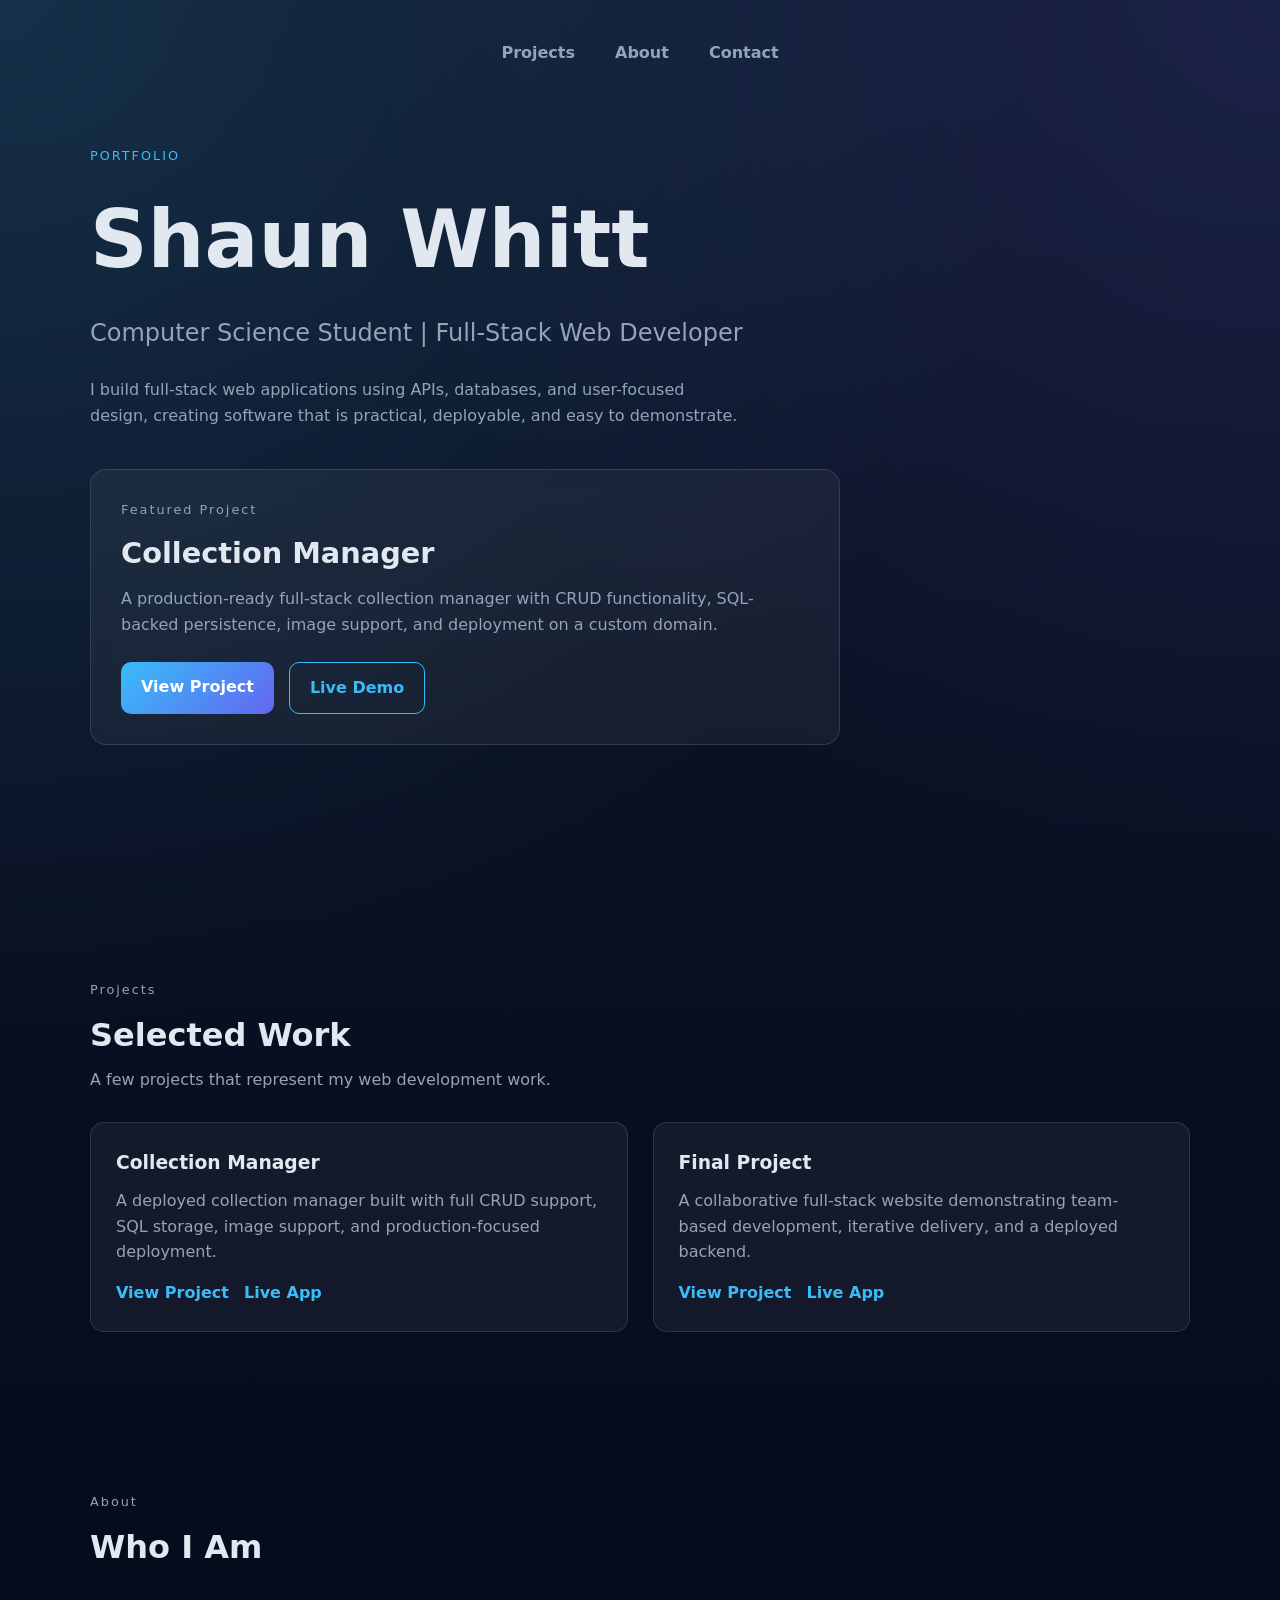
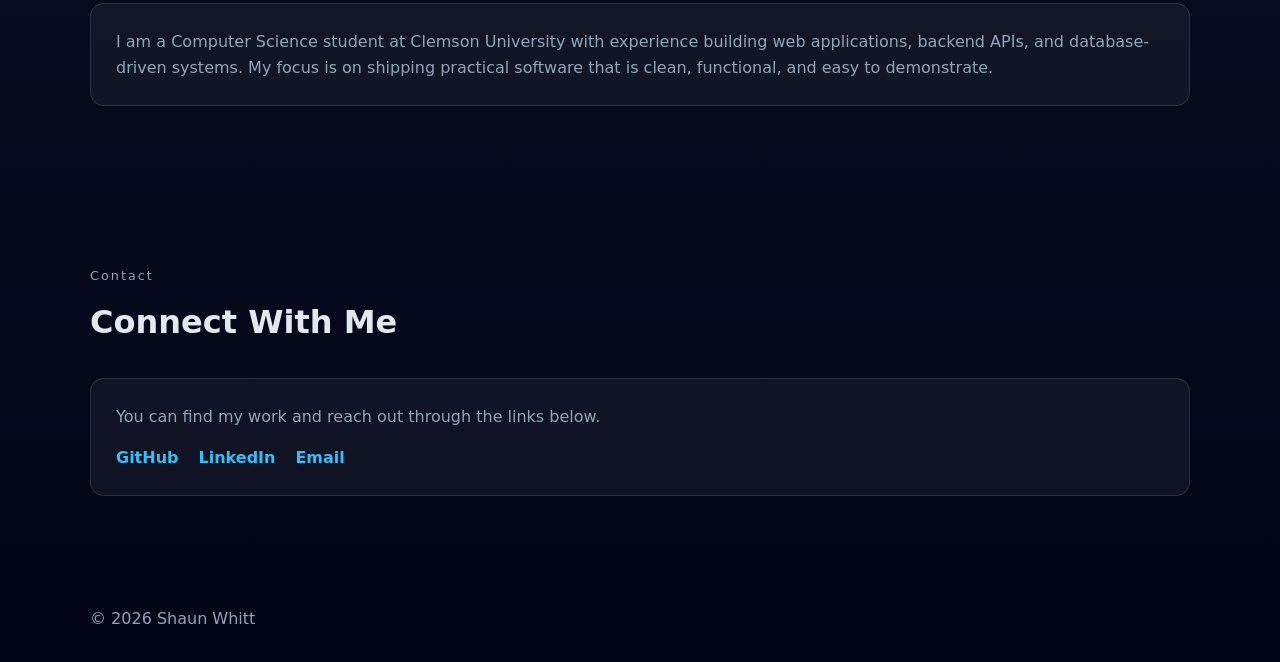
<file: index.html>
<!DOCTYPE html>
<html lang="en">
<head>
  <meta charset="UTF-8">
  <meta name="viewport" content="width=device-width, initial-scale=1.0">
  <title>Shaun Whitt | Portfolio</title>
  <link rel="stylesheet" href="style.css">
</head>

<body>
  <header class="hero">
    <nav class="nav">
      <div class="nav-links">
        <a href="#projects">Projects</a>
        <a href="#about">About</a>
        <a href="#contact">Contact</a>
      </div>
    </nav>

    <section class="hero-content">
      <p class="eyebrow">PORTFOLIO</p>

      <h1>Shaun Whitt</h1>

      <h2>Computer Science Student | Full-Stack Web Developer</h2>

      <p class="intro">
        I build full-stack web applications using APIs, databases, and user-focused design,
        creating software that is practical, deployable, and easy to demonstrate.
      </p>

      <div class="featured-card">
        <p class="section-label">Featured Project</p>

        <h3>Collection Manager</h3>

        <p>
          A production-ready full-stack collection manager with CRUD functionality,
          SQL-backed persistence, image support, and deployment on a custom domain.
        </p>

        <div class="buttons">
          <a class="button primary" href="collection.html">View Project</a>
          <a class="button secondary" href="https://shaunsoloproject3.netlify.app/" target="_blank">Live Demo</a>
        </div>
      </div>
    </section>
  </header>

  <main>
    <section id="projects" class="projects">
      <div class="section-heading">
        <p class="section-label">Projects</p>
        <h2>Selected Work</h2>
        <p>A few projects that represent my web development work.</p>
      </div>

      <div class="project-grid">
        <article class="project-card">
          <h3>Collection Manager</h3>

          <p>
            A deployed collection manager built with full CRUD support, SQL storage,
            image support, and production-focused deployment.
          </p>

          <div class="card-links">
            <a href="collection.html">View Project</a>
            <a href="https://shaunsoloproject3.netlify.app/" target="_blank">Live App</a>
          </div>
        </article>

        <article class="project-card">
          <h3>Final Project</h3>

          <p>
            A collaborative full-stack website demonstrating team-based development,
            iterative delivery, and a deployed backend.
          </p>

          <div class="card-links">
            <a href="final.html">View Project</a>
            <a href="https://battleship.shaunwhittportfolio.com/" target="_blank">Live App</a>
          </div>
        </article>
      </div>
    </section>

    <section id="about" class="about">
      <div class="section-heading">
        <p class="section-label">About</p>
        <h2>Who I Am</h2>
      </div>

      <div class="about-card">
        <p>
          I am a Computer Science student at Clemson University with experience building
          web applications, backend APIs, and database-driven systems. My focus is on
          shipping practical software that is clean, functional, and easy to demonstrate.
        </p>
      </div>
    </section>

    <section id="contact" class="contact">
      <div class="section-heading">
        <p class="section-label">Contact</p>
        <h2>Connect With Me</h2>
      </div>

      <div class="contact-card">
        <p>
          You can find my work and reach out through the links below.
        </p>

        <div class="contact-links">
          <a href="https://github.com/ShaunWhittTea" target="_blank">GitHub</a>
          <a href="https://www.linkedin.com/in/shaun-whitt-965041340/" target="_blank">LinkedIn</a>
          <a href="mailto:blackteawhitt@gmail.com">Email</a>
        </div>
      </div>
    </section>
  </main>

  <footer>
    <p>© 2026 Shaun Whitt</p>
  </footer>
</body>
</html>
</file>
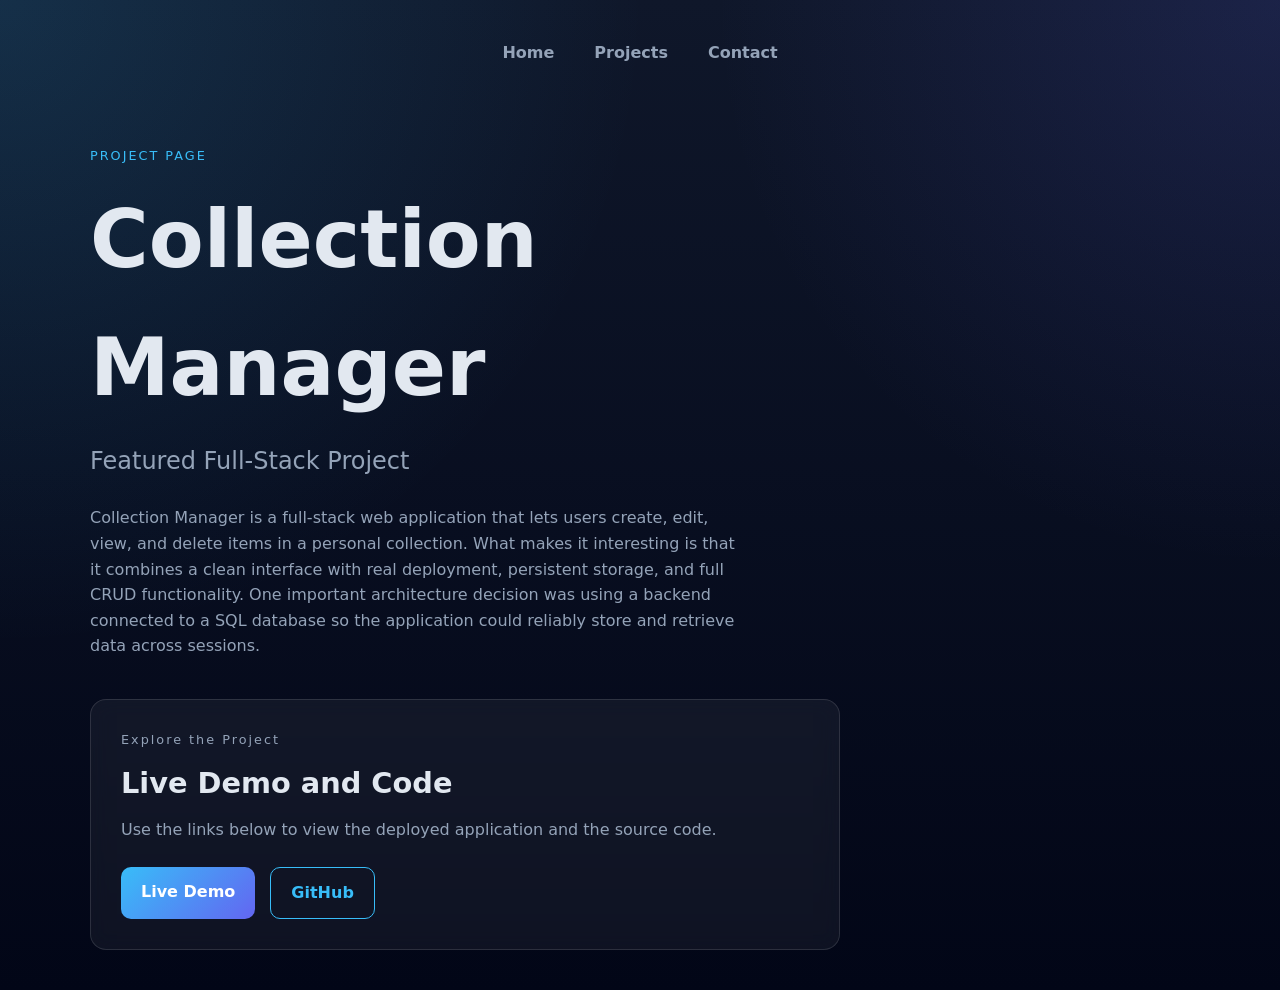
<file: collection.html>
<!DOCTYPE html>
<html lang="en">
<head>
  <meta charset="UTF-8">
  <meta name="viewport" content="width=device-width, initial-scale=1.0">
  <title>Collection Manager | Shaun Whitt</title>
  <link rel="stylesheet" href="style.css">
</head>

<body>
  <header class="hero">
    <nav class="nav">
      <div class="nav-links">
        <a href="index.html">Home</a>
        <a href="index.html#projects">Projects</a>
        <a href="index.html#contact">Contact</a>
      </div>
    </nav>

    <section class="hero-content">
      <p class="eyebrow">PROJECT PAGE</p>

      <h1>Collection Manager</h1>

      <h2>Featured Full-Stack Project</h2>

      <p class="intro">
        Collection Manager is a full-stack web application that lets users create, edit, view,
        and delete items in a personal collection. What makes it interesting is that it combines
        a clean interface with real deployment, persistent storage, and full CRUD functionality.
        One important architecture decision was using a backend connected to a SQL database so the
        application could reliably store and retrieve data across sessions.
      </p>

      <div class="featured-card">
        <p class="section-label">Explore the Project</p>

        <h3>Live Demo and Code</h3>

        <p>
          Use the links below to view the deployed application and the source code.
        </p>

        <div class="buttons">
          <a class="button primary" href="https://shaunsoloproject3.netlify.app/" target="_blank">Live Demo</a>
          <a class="button secondary" href="https://github.com/ShaunWhittTea/cpsc3750-solo-project3" target="_blank">GitHub</a>
        </div>
      </div>
    </section>
  </header>
</body>
</html>
</file>
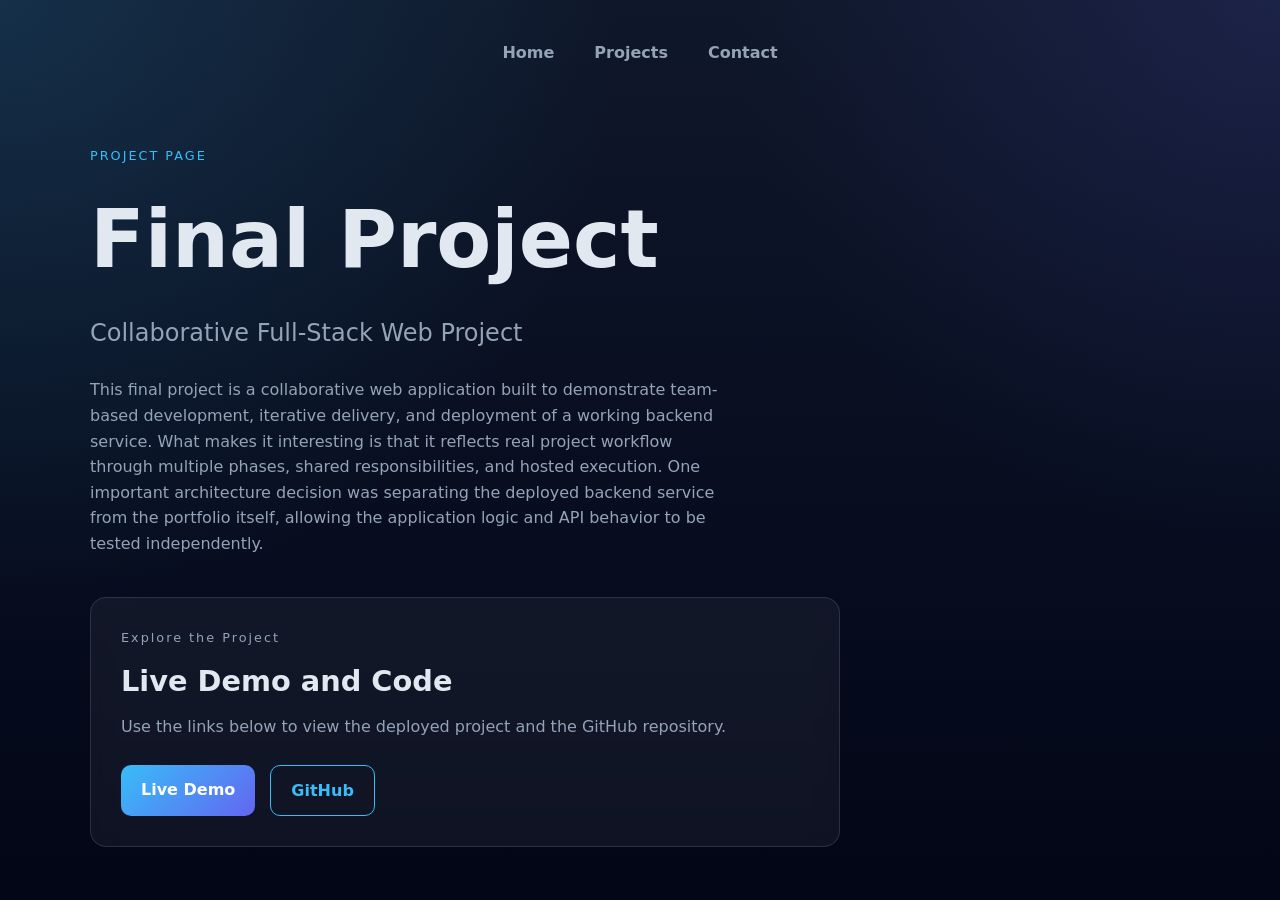
<file: final.html>
<!DOCTYPE html>
<html lang="en">
<head>
  <meta charset="UTF-8">
  <meta name="viewport" content="width=device-width, initial-scale=1.0">
  <title>Final Project | Shaun Whitt</title>
  <link rel="stylesheet" href="style.css">
</head>

<body>
  <header class="hero">
    <nav class="nav">
      <div class="nav-links">
        <a href="index.html">Home</a>
        <a href="index.html#projects">Projects</a>
        <a href="index.html#contact">Contact</a>
      </div>
    </nav>

    <section class="hero-content">
      <p class="eyebrow">PROJECT PAGE</p>

      <h1>Final Project</h1>

      <h2>Collaborative Full-Stack Web Project</h2>

      <p class="intro">
        This final project is a collaborative web application built to demonstrate team-based development,
        iterative delivery, and deployment of a working backend service. What makes it interesting is that
        it reflects real project workflow through multiple phases, shared responsibilities, and hosted execution.
        One important architecture decision was separating the deployed backend service from the portfolio itself,
        allowing the application logic and API behavior to be tested independently.
      </p>

      <div class="featured-card">
        <p class="section-label">Explore the Project</p>

        <h3>Live Demo and Code</h3>

        <p>
          Use the links below to view the deployed project and the GitHub repository.
        </p>

        <div class="buttons">
          <a class="button primary" href="https://battleship.shaunwhittportfolio.com/" target="_blank">Live Demo</a>
          <a class="button secondary" href="https://github.com/ShaunWhittTea/Final-Project" target="_blank">GitHub</a>
        </div>
      </div>
    </section>
  </header>
</body>
</html>
</file>
<file: style.css>
* {
  box-sizing: border-box;
  margin: 0;
  padding: 0;
}

:root {
  --bg: #0f172a;
  --bg2: #020617;
  --text: #e2e8f0;
  --muted: #94a3b8;
  --accent: #38bdf8;
  --accent2: #6366f1;
  --panel: rgba(255,255,255,0.05);
  --border: rgba(255,255,255,0.12);
}

body {
  font-family: system-ui, -apple-system, sans-serif;
  color: var(--text);

  background:
    radial-gradient(circle at top left, rgba(56,189,248,0.15), transparent 40%),
    radial-gradient(circle at top right, rgba(99,102,241,0.15), transparent 35%),
    linear-gradient(180deg, var(--bg), var(--bg2));

  line-height: 1.6;
}

a {
  text-decoration: none;
  color: inherit;
}

.hero,
.projects,
.about,
.contact {
  width: min(1100px,90%);
  margin: auto;
}

.hero {
  min-height: 100vh;
  padding: 40px 0;
  display: flex;
  flex-direction: column;
}

.nav {
  display: flex;
  justify-content: center;
  align-items: center;
  margin-bottom: 80px;
}

.nav-links {
  display: flex;
  gap: 40px;
}

.nav-links a {
  color: var(--muted);
  font-weight: 600;
}

.nav-links a:hover {
  color: white;
}

.hero-content {
  max-width: 750px;
}

.eyebrow {
  color: var(--accent);
  font-size: .8rem;
  letter-spacing: 2px;
  margin-bottom: 10px;
}

.hero-content h1 {
  font-size: clamp(3rem,8vw,5rem);
  margin-bottom: 10px;
}

.hero-content h2 {
  color: var(--muted);
  font-weight: 400;
  margin-bottom: 25px;
}

.intro {
  margin-bottom: 40px;
  color: var(--muted);
  max-width: 650px;
}

.featured-card {
  background: var(--panel);
  border: 1px solid var(--border);
  border-radius: 16px;
  padding: 30px;
  backdrop-filter: blur(10px);
}

.section-label {
  font-size: .8rem;
  letter-spacing: 2px;
  color: var(--accent);
  margin-bottom: 10px;
}

.featured-card h3 {
  font-size: 1.8rem;
  margin-bottom: 10px;
}

.featured-card p {
  color: var(--muted);
}

.buttons {
  margin-top: 25px;
  display: flex;
  gap: 15px;
}

.button {
  padding: 12px 20px;
  border-radius: 10px;
  font-weight: 600;
}

.primary {
  background: linear-gradient(135deg,var(--accent),var(--accent2));
  color: white;
}

.secondary {
  border: 1px solid var(--accent);
  color: var(--accent);
}

.projects,
.about,
.contact {
  padding: 80px 0;
}

.section-heading {
  margin-bottom: 30px;
}

.section-heading h2 {
  font-size: 2rem;
  margin-bottom: 5px;
}

.section-heading p {
  color: var(--muted);
}

.project-grid {
  display: grid;
  grid-template-columns: 1fr 1fr;
  gap: 25px;
}

.project-card {
  background: var(--panel);
  border: 1px solid var(--border);
  border-radius: 14px;
  padding: 25px;
}

.project-card:hover {
  border-color: var(--accent);
  transform: translateY(-3px);
  transition: .2s;
}

.project-card h3 {
  margin-bottom: 10px;
}

.project-card p {
  color: var(--muted);
  margin-bottom: 15px;
}

.card-links a {
  color: var(--accent);
  font-weight: 600;
  margin-right: 10px;
}

.about-card,
.contact-card {
  background: var(--panel);
  border: 1px solid var(--border);
  border-radius: 14px;
  padding: 25px;
}

.about-card p,
.contact-card p {
  color: var(--muted);
}

.contact-links {
  margin-top: 15px;
  display: flex;
  gap: 20px;
}

.contact-links a {
  color: var(--accent);
  font-weight: 600;
}

footer {
  width: min(1100px,90%);
  margin: auto;
  padding: 30px 0;
  color: var(--muted);
}

@media (max-width:768px) {

  .project-grid {
    grid-template-columns: 1fr;
  }

  .nav {
    justify-content: center;
  }

}
</file>
